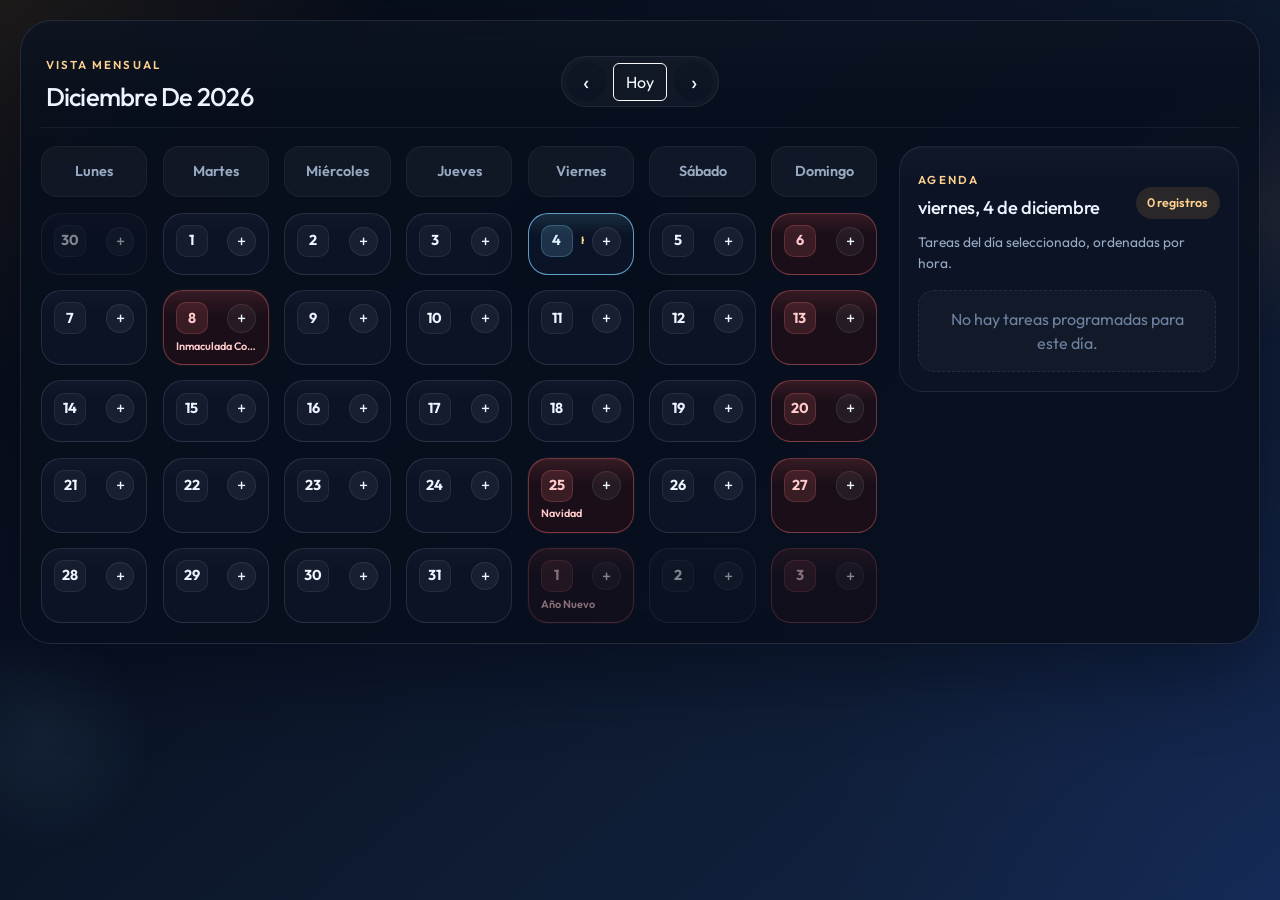
<file: index.html>
<!DOCTYPE html>
<html lang="es">
<head>
  <meta charset="UTF-8">
  <meta name="viewport" content="width=device-width, initial-scale=1.0">
  <title>Planner Mensual</title>
  <meta name="theme-color" content="#0e172a">
  <meta name="description" content="Planner mensual instalable para organizar tareas y reuniones desde cualquier dispositivo.">
  <meta name="apple-mobile-web-app-capable" content="yes">
  <meta name="apple-mobile-web-app-status-bar-style" content="black-translucent">
  <meta name="apple-mobile-web-app-title" content="Planner Mensual">
  <link rel="manifest" href="manifest.webmanifest">
  <link rel="icon" href="assets/pwa/icon.svg" type="image/svg+xml">
  <link rel="apple-touch-icon" href="assets/pwa/apple-touch-icon.png">
  <link rel="preconnect" href="https://fonts.googleapis.com">
  <link rel="preconnect" href="https://fonts.gstatic.com" crossorigin>
  <link href="https://fonts.googleapis.com/css2?family=Outfit:wght@300;400;500;600;700&display=swap" rel="stylesheet">
  <link href="https://cdn.jsdelivr.net/npm/bootstrap@5.3.7/dist/css/bootstrap.min.css" rel="stylesheet" integrity="sha384-LN+7fdVzj6u52u30Kp6M/trliBMCMKTyK833zpbD+pXdCLuTusPj697FH4R/5mcr" crossorigin="anonymous">
  <link rel="stylesheet" href="assets/css/styles.css?v=20260708-css-modules">
</head>
<body>
  <main class="planner-shell">
    <div data-component-src="components/planner-content.html"></div>
  </main>

  <div data-component-src="components/task-modal.html"></div>

  <script src="https://cdn.jsdelivr.net/npm/bootstrap@5.3.7/dist/js/bootstrap.bundle.min.js" integrity="sha384-ndDqU0Gzau9qJ1lfW4pNLlhNTkCfHzAVBReH9diLvGRem5+R9g2FzA8ZGN954O5Q" crossorigin="anonymous"></script>
  <script type="module" src="assets/js/script.js?v=20260708-responsive"></script>
</body>
</html>
</file>
<file: assets/css/styles.css>
@import url("./base.css?v=20260708-confirm-modal");
@import url("./forms.css?v=20260708-options-row");
@import url("./calendar.css?v=20260708-css-modules");
@import url("./agenda.css?v=20260708-css-modules");
@import url("./calendar-days.css?v=20260708-css-modules");
@import url("./modals.css?v=20260708-confirm-modal");
@import url("./responsive.css?v=20260708-options-row");
</file>
